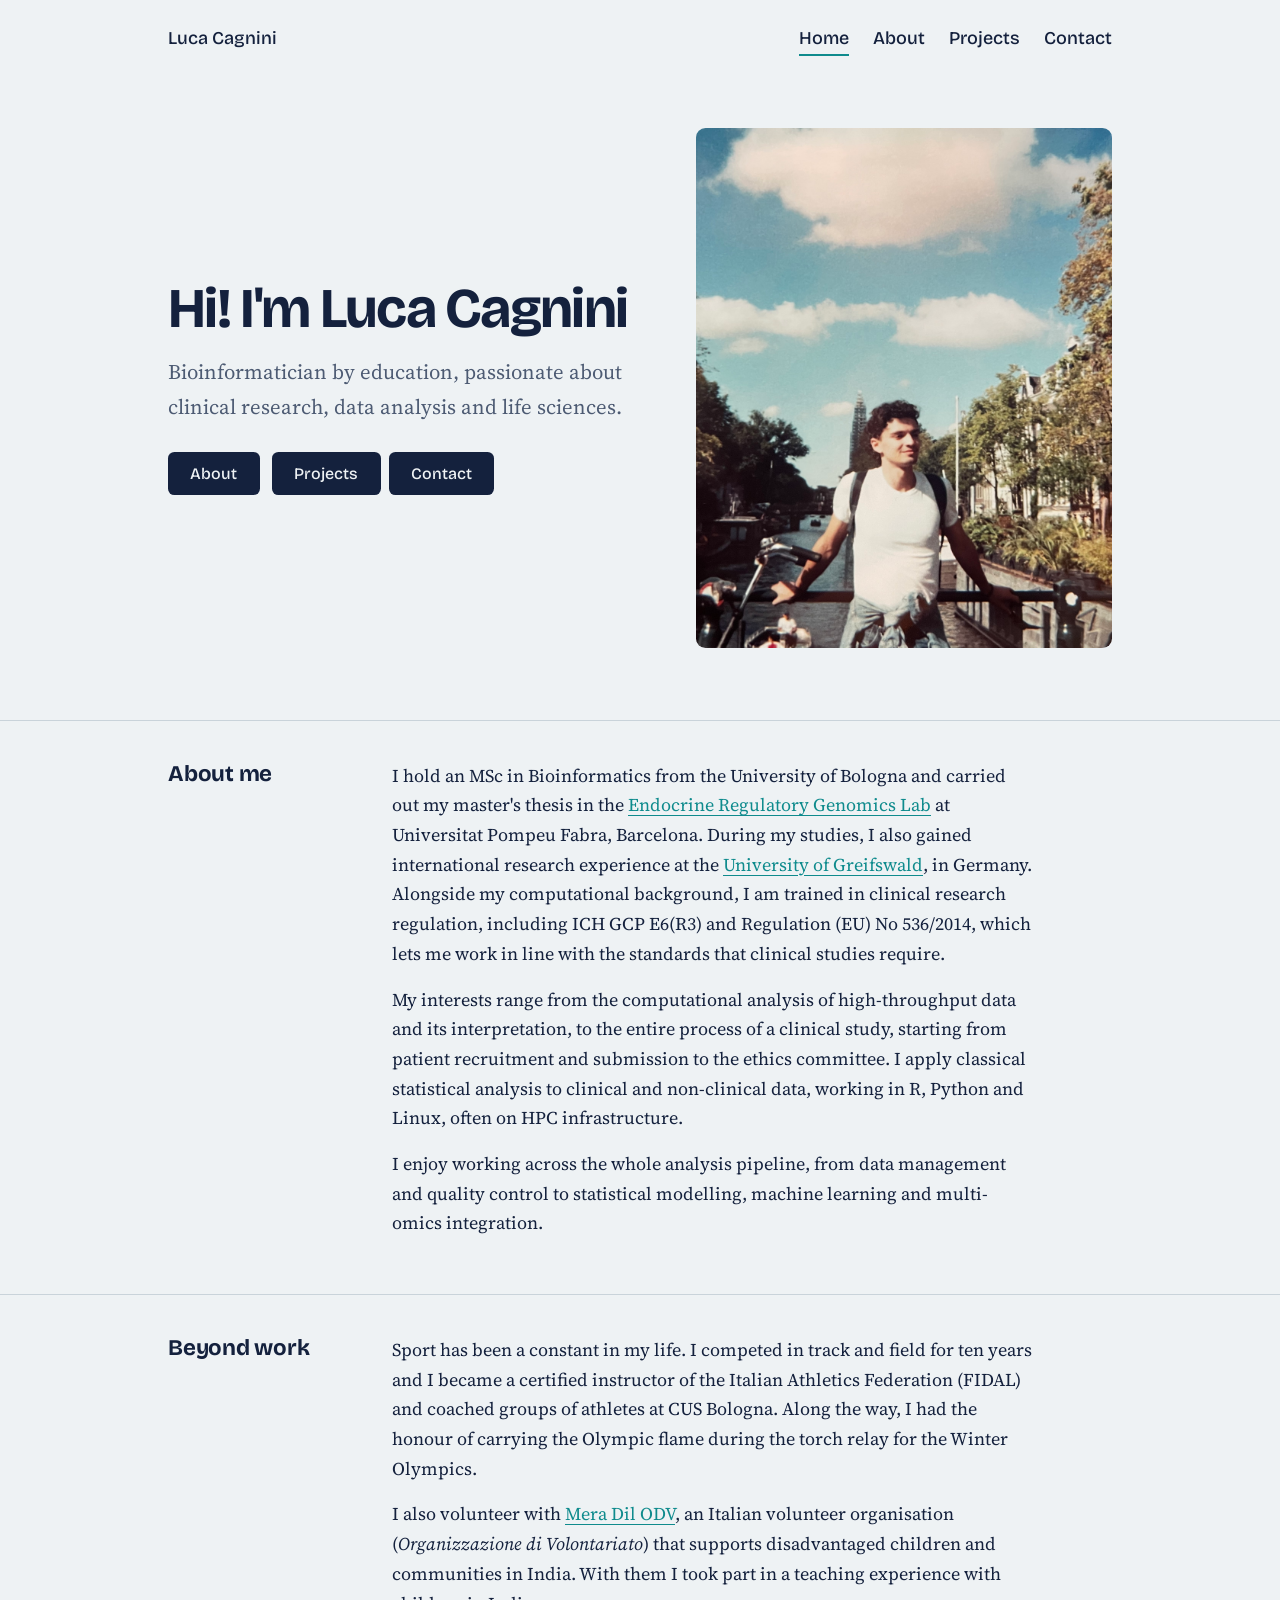
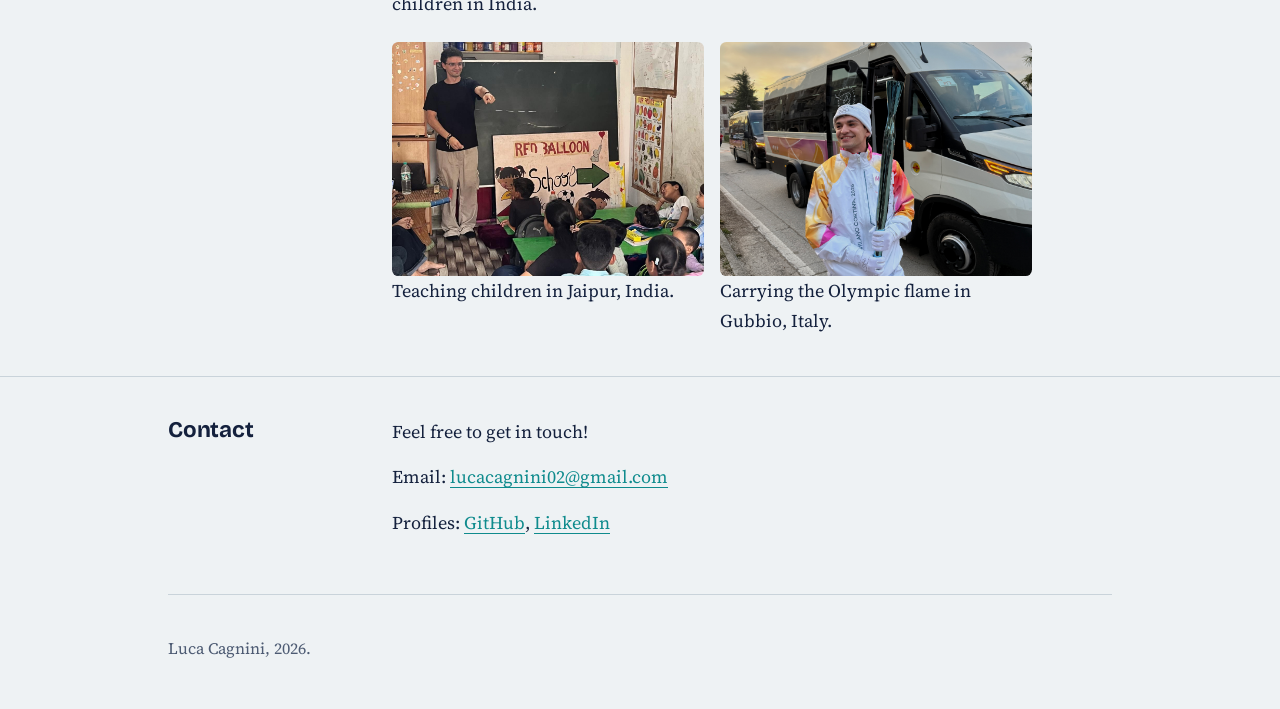
<file: index.html>
<!doctype html> 
<html lang="it"> 
<head>
<meta charset="utf-8">
<meta name="viewport" content="width=device-width, initial-scale=1">
<title>Luca Cagnini</title>
<meta name="description" content="Luca Cagnini, Bioinformatician at the interfance between clinical research and data analysis.">
<meta property="og:title" content="Luca Cagnini, Bioinformatician">
<meta property="og:description" content="Sito personale di Luca Cagnini: formazione, ricerca e progetti.">
<meta property="og:type" content="website">
<link rel="preconnect" href="https://fonts.googleapis.com">
<link rel="preconnect" href="https://fonts.gstatic.com" crossorigin>
<link href="https://fonts.googleapis.com/css2?family=Bricolage+Grotesque:opsz,wght@12..96,500;12..96,700&family=Source+Serif+4:ital,wght@0,400;0,600;1,400&display=swap" rel="stylesheet">
<link rel="stylesheet" href="style.css">
</head><body>
<div class="wrap">
  <header class="top">
    <a href="index.html">Luca Cagnini</a>
    <nav aria-label="Principale">
      <a href="index.html" aria-current="page">Home</a>
      <a href="about.html">About</a>
      <a href="projects.html">Projects</a>
      <a href="#contact">Contact</a>
    </nav>
  </header>
</div>
<main class="wrap">
  <div class="hero">
    <div>
      <h1>Hi! I'm Luca Cagnini</h1>
      <p class="lead">Bioinformatician by education, passionate about clinical research, data analysis and life sciences. </p>
      <a class="btn" href="about.html">About</a> <a class="btn" href="projects.html">Projects</a><a class="btn" href="#contact">Contact</a>
    </div>
    <img class="hero-photo" src="images/profilo.jpg" alt="Luca Cagnini" width="800" height="1000">
  </div>
</main>
<section id="chi-sono">
  <div class="wrap">
    <h2>About me</h2>
    <div class="content">
<p>I hold an MSc in Bioinformatics from the University of Bologna and carried out my master's thesis in the <a href="https://www.upf.edu/web/endocrine-regulatory-genomics" target="_blank" rel="noopener">Endocrine Regulatory Genomics Lab</a> at Universitat Pompeu Fabra, Barcelona. During my studies, I also gained international research experience at the <a href="https://www.uni-greifswald.de/en/" target="_blank" rel="noopener">University of Greifswald</a>, in Germany. Alongside my computational background, I am trained in clinical research regulation, including ICH GCP E6(R3) and Regulation (EU) No 536/2014, which lets me work in line with the standards that clinical studies require.</p>

<p>My interests range from the computational analysis of high-throughput data and its interpretation, to the entire process of a clinical study, starting from patient recruitment and submission to the ethics committee. I apply classical statistical analysis to clinical and non-clinical data, working in R, Python and Linux, often on HPC infrastructure.</p>

<p>I enjoy working across the whole analysis pipeline, from data management and quality control to statistical modelling, machine learning and multi-omics integration.</p>    </div>
  </div>
</section>

<section id="beyond-work">
  <div class="wrap">
    <h2>Beyond work</h2>
    <div class="content">
      <p>Sport has been a constant in my life. I competed in track and field for ten years and I became a certified instructor of the Italian Athletics Federation (FIDAL) and coached groups of athletes at CUS Bologna. Along the way, I had the honour of carrying the Olympic flame during the torch relay for the Winter Olympics.</p>
      <p>I also volunteer with <a href="https://www.facebook.com/meradilonlus/?locale=it_IT">Mera Dil ODV</a>, an Italian volunteer organisation (<i>Organizzazione di Volontariato</i>) that supports disadvantaged children and communities in India. With them I took part in a teaching experience with children in India.</p>
      <div class="photos">
        <figure>
          <img src="images/meradil.JPG" alt="Teaching a group of children in India" width="800" height="600" loading="lazy">
          <figcaption>Teaching children in Jaipur, India.</figcaption>
        </figure>
        <figure>
          <img src="images/fiamma_olimpica.jpg" alt="Carrying the Olympic flame" width="800" height="600" loading="lazy">
          <figcaption>Carrying the Olympic flame in Gubbio, Italy.</figcaption>
        </figure>
      </div>
    </div>
  </div>
</section>
<section id="contact">
  <div class="wrap">
    <h2>Contact</h2>
    <div class="content">
      <p> Feel free to get in touch! </p>
      <p>Email: <a href="mailto:lucacagnini02@gmail.com">lucacagnini02@gmail.com</a></p>
      <p>Profiles: <a href="https://github.com/LucaCagnini">GitHub</a>, <a href="https://www.linkedin.com/in/luca-cagnini/">LinkedIn</a></p>
    </div>
  </div>
</section>

<div class="wrap"><footer>Luca Cagnini, 2026.</a></footer></div>
<script>
(function(){var el=document.getElementById('heat'),h='';
for(var r=0;r<10;r++)for(var c=0;c<16;c++){
var v=Math.sin(c*0.7+1)*Math.cos(r*0.8)+0.45*Math.sin((c+1)*(r+2)*0.23);v=Math.max(-1,Math.min(1,v));
h+='<i style="background:rgba('+(v>0?'181,68,110':'15,139,141')+','+(0.12+Math.abs(v)*0.88).toFixed(2)+');animation-delay:'+((c+r)*35)+'ms"></i>';}
el.innerHTML=h;})();
</script>
</body></html>
</file>
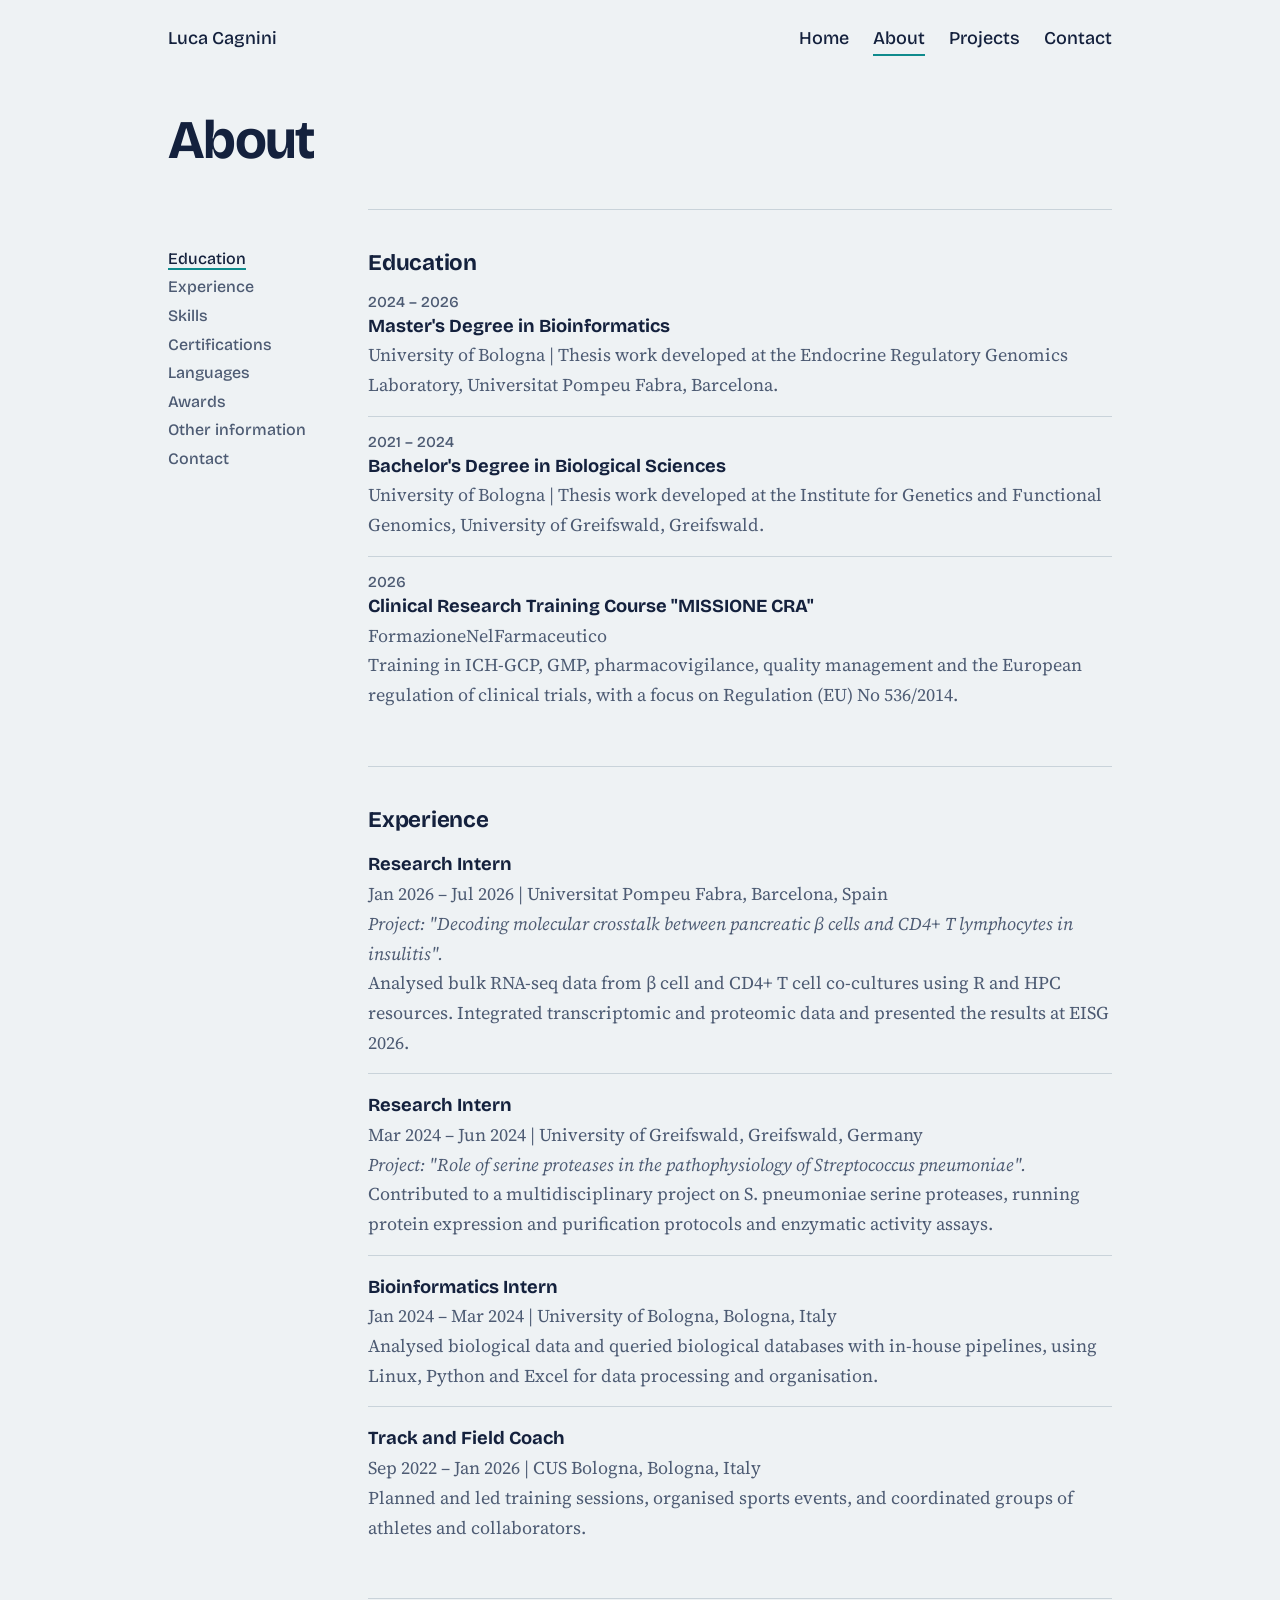
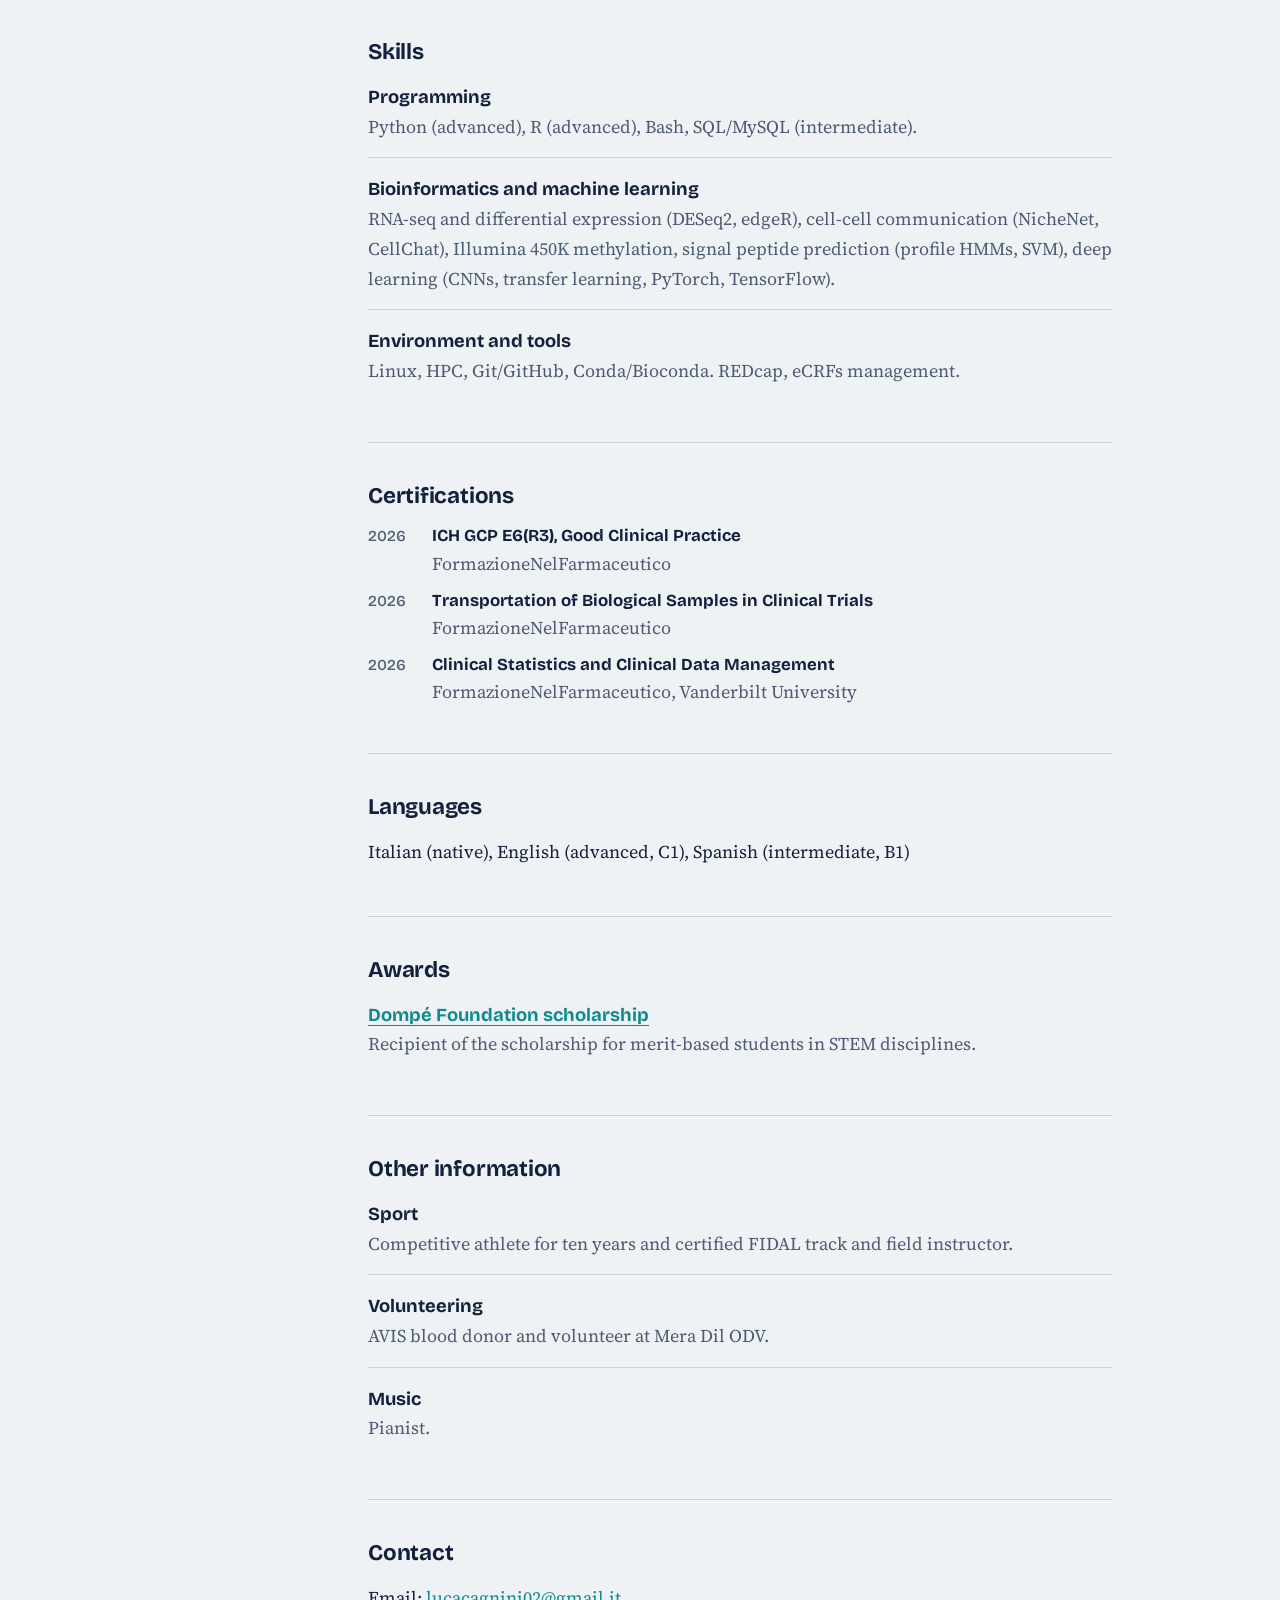
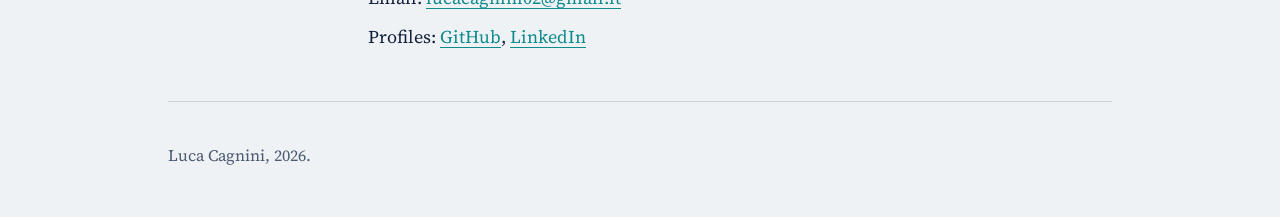
<file: about.html>
<!doctype html>
<html lang="en">
<head>
<meta charset="utf-8">
<meta name="viewport" content="width=device-width, initial-scale=1">
<title>About, Luca Cagnini</title>
<meta name="description" content="Education, experience and skills of Luca Cagnini, bioinformatician.">
<link rel="preconnect" href="https://fonts.googleapis.com">
<link rel="preconnect" href="https://fonts.gstatic.com" crossorigin>
<link href="https://fonts.googleapis.com/css2?family=Bricolage+Grotesque:opsz,wght@12..96,500;12..96,700&family=Source+Serif+4:ital,wght@0,400;0,600;1,400&display=swap" rel="stylesheet">
<link rel="stylesheet" href="style.css">
</head>
<body>
<div class="wrap">
  <header class="top">
    <a href="index.html">Luca Cagnini</a>
    <nav aria-label="Main">
      <a href="index.html">Home</a>
      <a href="about.html" aria-current="page">About</a>
      <a href="projects.html">Projects</a>
       <a href="index.html#contact">Contact</a>
    </nav>
  </header>
</div>
 
<div class="wrap"><h1 class="page">About</h1></div>
 
<div class="wrap layout">
  <nav class="toc" aria-label="On this page">
    <a href="#education">Education</a>
    <a href="#experience">Experience</a>
    <a href="#skills">Skills</a>
    <a href="#certifications">Certifications</a>
    <a href="#languages">Languages</a>
    <a href="#awards">Awards</a>
    <a href="#other-information">Other information</a>
    <a href="#contact">Contact</a>
  </nav>
 
  <main>
    <section id="education">
      <h2>Education</h2>
      <ul class="list">
        <li><span class="when">2024 – 2026</span><b>Master's Degree in Bioinformatics</b><span>University of Bologna | Thesis work developed at the Endocrine Regulatory Genomics Laboratory, Universitat Pompeu Fabra, Barcelona.</span></li>
        <li><span class="when">2021 – 2024</span><b>Bachelor's Degree in Biological Sciences</b><span>University of Bologna | Thesis work developed at the Institute for Genetics and Functional Genomics, University of Greifswald, Greifswald.</span></li>
        <li>
          <span class="when">2026</span>
          <b>Clinical Research Training Course "MISSIONE CRA"</b>
          <span>FormazioneNelFarmaceutico</span>
          <span>Training in ICH-GCP, GMP, pharmacovigilance, quality management and the European regulation of clinical trials, with a focus on Regulation (EU) No 536/2014.</span>
        </li>
      </ul>
    </section>
 
    <section id="experience">
      <h2>Experience</h2>
      <ul class="list">
        <li>
          <b>Research Intern</b>
          <span>Jan 2026 – Jul 2026 | Universitat Pompeu Fabra, Barcelona, Spain</span>
          <span><em>Project: "Decoding molecular crosstalk between pancreatic β cells and CD4+ T lymphocytes in insulitis".</em></span>
          <span>Analysed bulk RNA-seq data from β cell and CD4+ T cell co-cultures using R and HPC resources. Integrated transcriptomic and proteomic data and presented the results at EISG 2026.</span>
        </li>
        <li>
          <b>Research Intern</b>
          <span>Mar 2024 – Jun 2024 | University of Greifswald, Greifswald, Germany</span>
          <span><em>Project: "Role of serine proteases in the pathophysiology of Streptococcus pneumoniae".</em></span>
          <span>Contributed to a multidisciplinary project on S. pneumoniae serine proteases, running protein expression and purification protocols and enzymatic activity assays.</span>
        </li>
        <li>
          <b>Bioinformatics Intern</b>
          <span>Jan 2024 – Mar 2024 | University of Bologna, Bologna, Italy</span>
          <span>Analysed biological data and queried biological databases with in-house pipelines, using Linux, Python and Excel for data processing and organisation.</span>
        </li>
        <li>
          <b>Track and Field Coach</b>
          <span>Sep 2022 – Jan 2026 | CUS Bologna, Bologna, Italy</span>
          <span>Planned and led training sessions, organised sports events, and coordinated groups of athletes and collaborators.</span>
        </li>
      </ul>
    </section>
 
    <section id="skills">
      <h2>Skills</h2>
      <ul class="list">
        <li><b>Programming</b><span>Python (advanced), R (advanced), Bash, SQL/MySQL (intermediate).</span></li>
        <li><b>Bioinformatics and machine learning</b><span>RNA-seq and differential expression (DESeq2, edgeR), cell-cell communication (NicheNet, CellChat), Illumina 450K methylation, signal peptide prediction (profile HMMs, SVM), deep learning (CNNs, transfer learning, PyTorch, TensorFlow).</span></li>
        <li><b>Environment and tools</b><span>Linux, HPC, Git/GitHub, Conda/Bioconda. REDcap, eCRFs management. </span></li>
      </ul>
    </section>
 
    <section id="certifications">
  <h2>Certifications</h2>
  <ul class="list compact">
    <li><span class="when">2026</span><b>ICH GCP E6(R3), Good Clinical Practice</b><span class="org">FormazioneNelFarmaceutico</span></li>
    <li><span class="when">2026</span><b>Transportation of Biological Samples in Clinical Trials</b><span class="org">FormazioneNelFarmaceutico</span></li>
    <li><span class="when">2026</span><b>Clinical Statistics and Clinical Data Management</b><span class="org">FormazioneNelFarmaceutico, Vanderbilt University</span></li>
  </ul>
</section>
 
    <section id="languages">
      <h2>Languages</h2>
      <p>Italian (native), English (advanced, C1), Spanish (intermediate, B1)</p>
    </section>
 
    <section id="awards">
      <h2>Awards</h2>
      <ul class="list">
        <li>
          <b><a href="https://www.dompefoundation.org/it">Dompé Foundation scholarship</a></b>
          <span>Recipient of the scholarship for merit-based students in STEM disciplines.</span>
        </li>
      </ul>
    </section>
 
    <section id="other-information">
      <h2>Other information</h2>
      <ul class="list">
        <li><b>Sport</b><span>Competitive athlete for ten years and certified FIDAL track and field instructor.</span></li>
        <li><b>Volunteering</b><span>AVIS blood donor and volunteer at Mera Dil ODV.</span></li>
        <li><b>Music</b><span>Pianist.</span></li>
      </ul>
    </section>
 
    <section id="contact">
      <h2>Contact</h2>
      <p>Email: <a href="mailto:lucacagnini02@gmail.it">lucacagnini02@gmail.it</a></p>
      <p>Profiles: <a href="https://github.com/LucaCagnini">GitHub</a>, <a href="https://www.linkedin.com/in/luca-cagnini/">LinkedIn</a></p>
    </section>
  </main>
</div>
 
<div class="wrap"><footer>Luca Cagnini, 2026.</footer></div>
 
<script>
(function(){
  var links=[].slice.call(document.querySelectorAll('.toc a'));
  var io=new IntersectionObserver(function(es){
    es.forEach(function(e){
      if(e.isIntersecting){links.forEach(function(l){l.classList.toggle('active',l.hash==='#'+e.target.id);});}
    });
  },{rootMargin:'-30% 0px -60% 0px'});
  document.querySelectorAll('section[id]').forEach(function(s){io.observe(s);});
})();
</script>
</body>
</html>
</file>
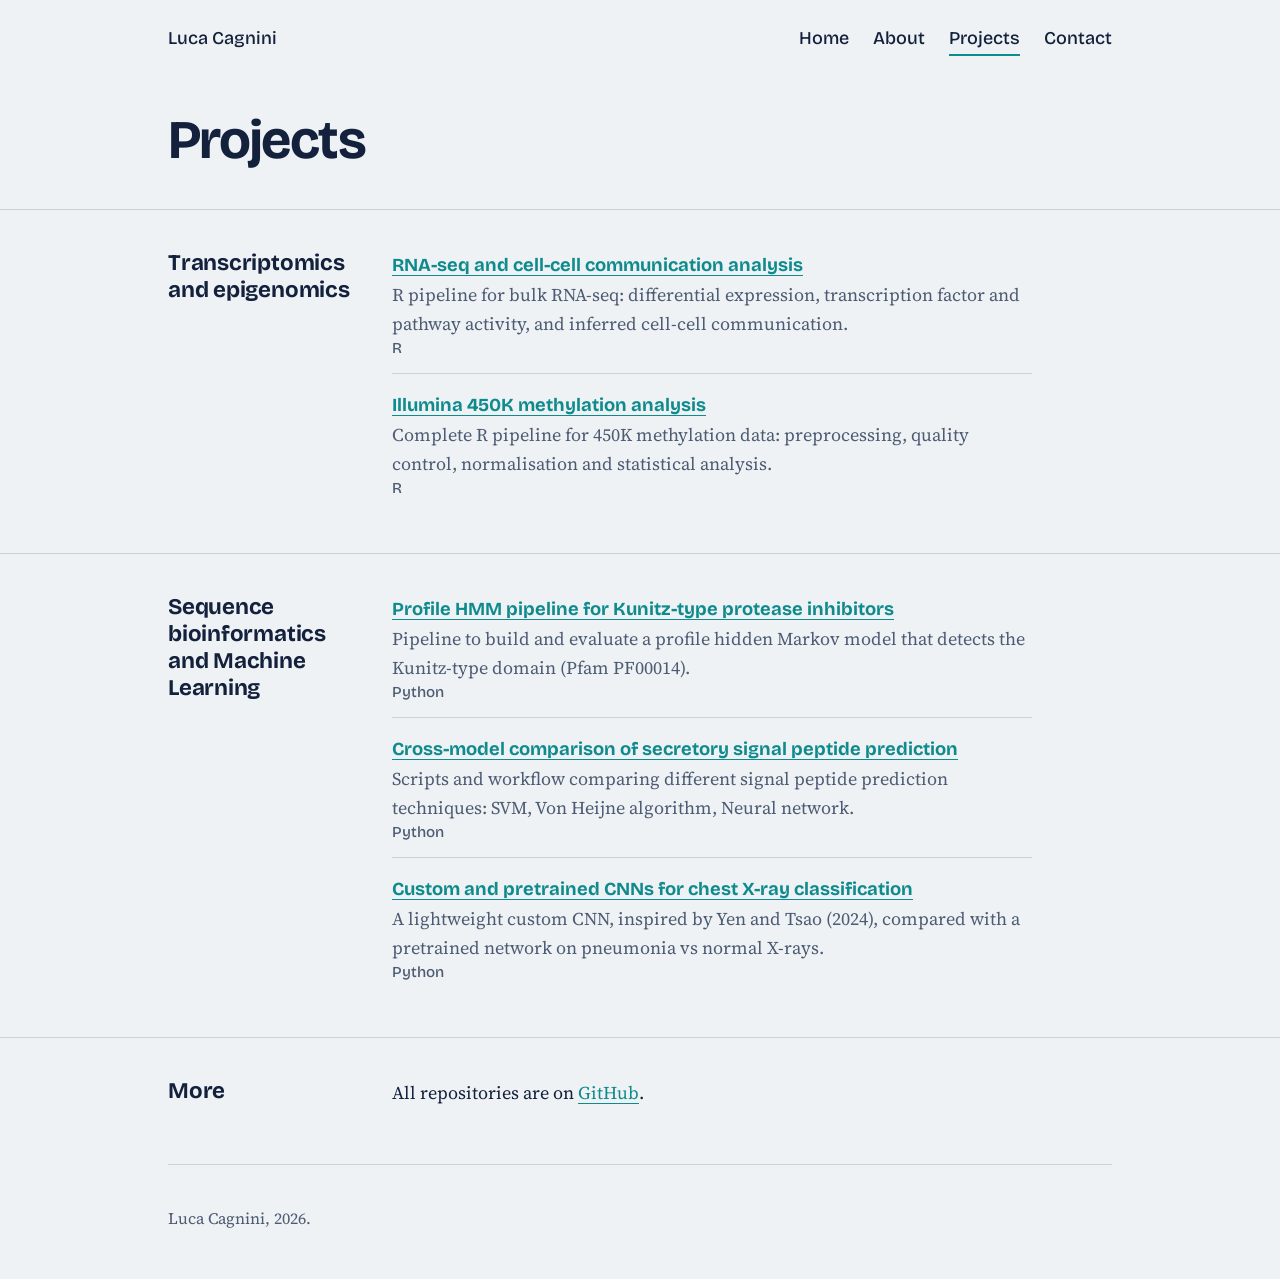
<file: projects.html>
<!doctype html>
<html lang="en">
<head>
<meta charset="utf-8">
<meta name="viewport" content="width=device-width, initial-scale=1">
<title>Projects, Luca Cagnini</title>
<meta name="description" content="Bioinformatics projects by Luca Cagnini: RNA-seq, DNA methylation, profile HMMs, signal peptide prediction and deep learning.">
<link rel="preconnect" href="https://fonts.googleapis.com">
<link rel="preconnect" href="https://fonts.gstatic.com" crossorigin>
<link href="https://fonts.googleapis.com/css2?family=Bricolage+Grotesque:opsz,wght@12..96,500;12..96,700&family=Source+Serif+4:ital,wght@0,400;0,600;1,400&display=swap" rel="stylesheet">
<link rel="stylesheet" href="style.css">
</head><body>
<div class="wrap">
  <header class="top">
    <a href="index.html">Luca Cagnini</a>
    <nav aria-label="Main">
      <a href="index.html">Home</a>
      <a href="about.html">About</a>
      <a href="projects.html" aria-current="page">Projects</a>
       <a href="index.html#contact">Contact</a>
    </nav>
  </header>
</div>
<main>
<div class="wrap"><h1 class="page">Projects</h1></div>

<section><div class="wrap"><h2>Transcriptomics and epigenomics</h2><div class="content"><ul class="list">
<li>
  <b><a href="https://github.com/LucaCagnini/RNAseq-AND-COMMUNICATION-ANALYSIS">RNA-seq and cell-cell communication analysis</a></b>
  <span>R pipeline for bulk RNA-seq: differential expression, transcription factor and pathway activity, and inferred cell-cell communication.</span>
  <span class="when">R</span>
</li>
<li>
  <b><a href="https://github.com/LucaCagnini/ILLUMINA-450k-METHYLATION-ANALYSIS">Illumina 450K methylation analysis</a></b>
  <span>Complete R pipeline for 450K methylation data: preprocessing, quality control, normalisation and statistical analysis.</span>
  <span class="when">R</span>
</li>
</ul></div></div></section>

<section><div class="wrap"><h2>Sequence bioinformatics and Machine Learning</h2><div class="content"><ul class="list">
<li>
  <b><a href="https://github.com/LucaCagnini/PROFILE-HMM-PIPELINE-FOR-KUNITZ-TYPE-PROTEASE_INHIBITOR">Profile HMM pipeline for Kunitz-type protease inhibitors</a></b>
  <span>Pipeline to build and evaluate a profile hidden Markov model that detects the Kunitz-type domain (Pfam PF00014).</span>
  <span class="when">Python</span>
</li>
<li>
  <b><a href="https://github.com/LucaCagnini/SECRETORY-SIGNAL-PEPTIDE-PREDICTION-TECHNIQUES">Cross-model comparison of secretory signal peptide prediction</a></b>
  <span>Scripts and workflow comparing different signal peptide prediction techniques: SVM, Von Heijne algorithm, Neural network.</span>
  <span class="when">Python</span>
<li>
  <b><a href="https://github.com/LucaCagnini/A-COMPARATIVE-STUDY-OF-COSTUM-AND-PRETRAINED-CNNs-FOR-CHEST-X-RAY-ClASSIFICATION">Custom and pretrained CNNs for chest X-ray classification</a></b>
  <span>A lightweight custom CNN, inspired by Yen and Tsao (2024), compared with a pretrained network on pneumonia vs normal X-rays.</span>
  <span class="when">Python</span>
</li>
</ul></div></div></section>

<section><div class="wrap"><h2>More</h2><div class="content">
<p>All repositories are on <a href="https://github.com/LucaCagnini">GitHub</a>.</p>
</div></div></section>
</main>
<div class="wrap"><footer>Luca Cagnini, 2026. </footer></div></body></html>
</file>
<file: style.css>
:root{--bg:#eef2f4;--ink:#14213d;--muted:#4d5b73;--teal:#0f8b8d;--rose:#b5446e;--line:#c9d3da;
--head:"Bricolage Grotesque","Helvetica Neue",Arial,sans-serif;--body:"Source Serif 4",Georgia,"Times New Roman",serif}
*{box-sizing:border-box}
html{scroll-behavior:smooth}
body{margin:0;background:var(--bg);color:var(--ink);font:1.125rem/1.65 var(--body)}
a{color:var(--teal);text-underline-offset:.2em}
a:hover{color:var(--rose)}
:focus-visible{outline:3px solid var(--rose);outline-offset:3px}
.wrap{max-width:62rem;margin:0 auto;padding:0 1.5rem}
header.top{display:flex;gap:1.5rem;justify-content:space-between;flex-wrap:wrap;padding:1.5rem 0;font-family:var(--head);font-weight:500}
header.top a{color:var(--ink);text-decoration:none}
header.top a:hover{color:var(--rose)}
header.top nav{display:flex;gap:1.5rem}
header.top nav a[aria-current="page"]{border-bottom:2px solid var(--teal)}
.hero{display:grid;grid-template-columns:1.1fr 1fr;gap:3rem;align-items:center;padding:3rem 0 4.5rem}
h1{font:700 clamp(2rem,5vw,3.5rem)/1.05 var(--head);letter-spacing:-.03em;margin:0 0 1rem}
h1.page{font-size:clamp(2.2rem,5vw,3.4rem);margin:2rem 0 2.5rem}
.lead{font-size:1.3rem;max-width:30rem;margin:0 0 1.75rem;color:var(--muted)}
.btn{display:inline-block;font:500 1rem var(--head);background:var(--ink);color:var(--bg);padding:.75rem 1.4rem;border-radius:.4rem;text-decoration:none;margin-right:.5rem}
.btn:hover{background:var(--rose);color:#fff}
@keyframes in{to{opacity:1}}
section{padding:2.5rem 0;border-top:1px solid var(--line)}
section .wrap{display:grid;grid-template-columns:12rem 1fr;gap:2rem}
h2{font:700 1.4rem/1.2 var(--head);margin:0;letter-spacing:-.01em}
.content{max-width:40rem}
.content p{margin:0 0 1rem}
.list{list-style:none;margin:0;padding:0}
.list li{padding:1rem 0;border-bottom:1px solid var(--line)}
.list li:first-child{padding-top:0}
.list li:last-child{border-bottom:0}
.list b{font:700 1.15rem var(--head)}
.list span{display:block;color:var(--muted)}
.list .when{font:500 .95rem var(--head)}
footer{padding:2.5rem 0 3rem;border-top:1px solid var(--line);color:var(--muted);font-size:1rem}
@media (max-width:760px){.hero{grid-template-columns:1fr;gap:2rem}section .wrap{grid-template-columns:1fr;gap:1rem}}
@media (prefers-reduced-motion:reduce){html{scroll-behavior:auto}.heat i{animation:none;opacity:1}}

/* added in a second time */
.hero-photo{display:block;width:100%;max-width:26rem;aspect-ratio:4/5;object-fit:cover;border-radius:.6rem;justify-self:end}
@media (max-width:760px){.hero-photo{max-width:14rem;justify-self:start}}

.photos{display:grid;grid-template-columns:1fr 1fr;gap:1rem;margin-top:1.5rem}
.photos figure{margin:0}
.photos img{width:100%;aspect-ratio:4/3;object-fit:cover;border-radius:.4rem}
@media (max-width:560px){.photos{grid-template-columns:1fr}}

/* index */
.layout{display:grid;grid-template-columns:10rem 1fr;gap:2.5rem;align-items:start}
.layout main{min-width:0}
.layout section h2{margin:0 0 1rem}
.layout section p{margin:0 0 .6rem}

.toc{display:flex;flex-direction:column;gap:.6rem;font:500 1rem var(--head);position:sticky;top:1.5rem;margin-top:2.5rem}
.toc a{color:var(--muted);text-decoration:none}
.toc a:hover{color:var(--rose)}
.toc a.active{color:var(--ink);text-decoration:underline;text-decoration-color:var(--teal);text-decoration-thickness:2px;text-underline-offset:.25em}

@media (max-width:760px){
  .layout{grid-template-columns:1fr;gap:0}
  .toc{position:static;margin:0 0 1.5rem}
}

/* righe compatte per Certifications */
.list.compact li{display:flex;flex-wrap:wrap;align-items:baseline;gap:.15rem 1rem;padding:.35rem 0;border-bottom:0}
.list.compact li:first-child{padding-top:0}
.list.compact span{display:inline}
.list.compact .when{min-width:3rem}
.list.compact b{font-size:1.05rem}
.list.compact .org{flex-basis:100%;margin-left:4rem}
img{max-width:100%;height:auto;display:block}
/* .hero-photo{width:100%;max-width:26rem;aspect-ratio:4/5;object-fit:cover;border-radius:.6rem;justify-self:end}*/
/* @media (max-width:760px){.hero-photo{max-width:16rem;justify-self:start}}*/
</file>
